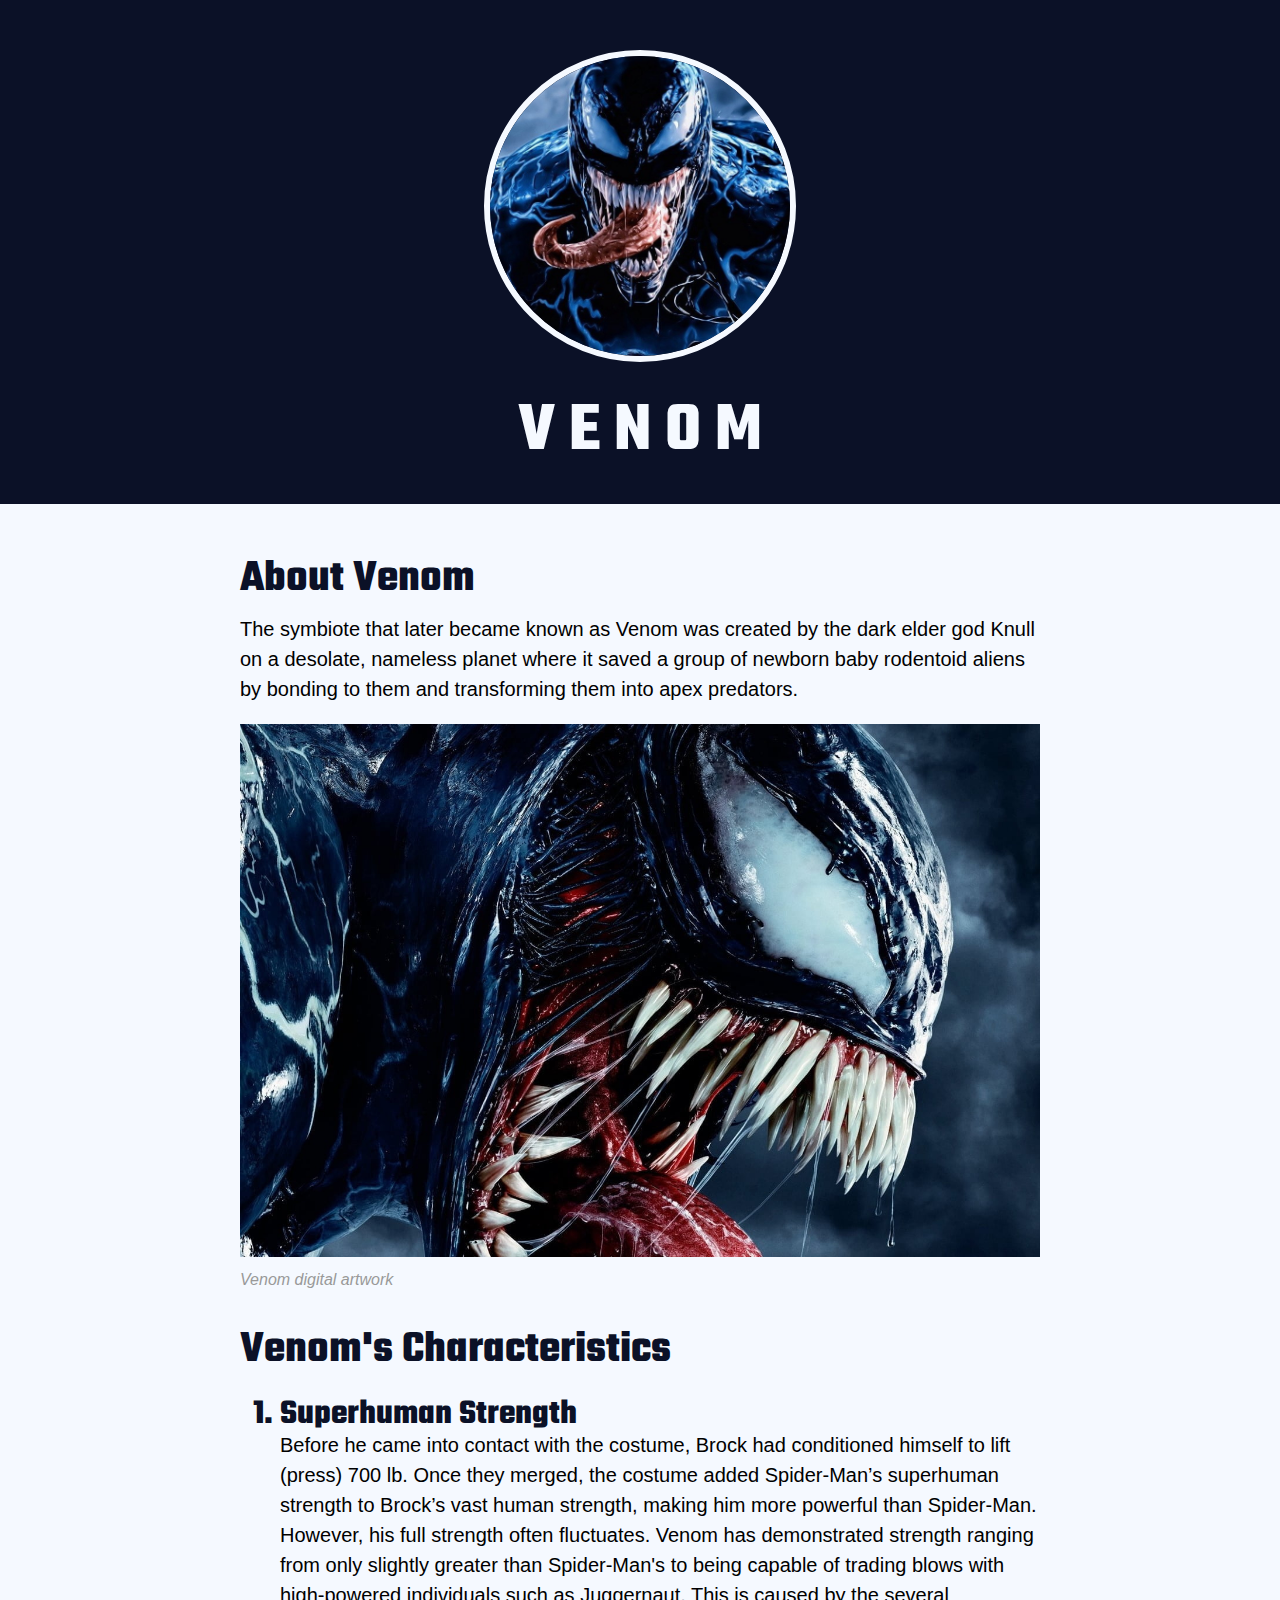
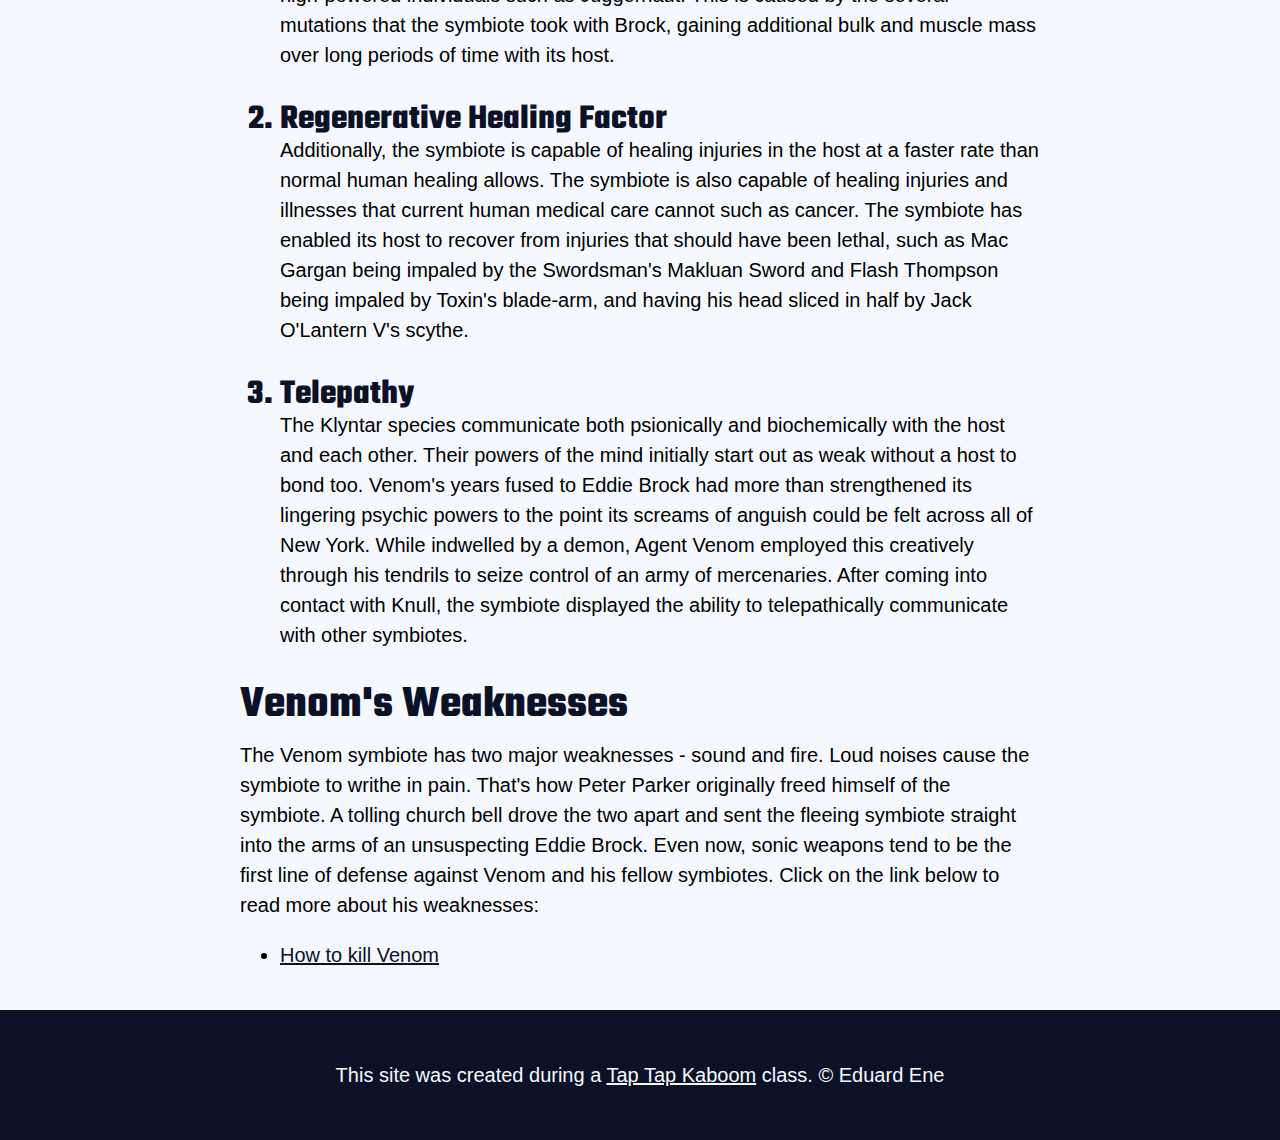
<file: index.html>
<!DOCTYPE html>
<html>
<head>
    <title>Venom</title>
    <link rel="icon" href="img/venom-icon.jpg">
    <link href="https://fonts.googleapis.com/css?family=Teko&display=swap" rel="stylesheet">
    <link rel="stylesheet" type="text/css" href="css/hero.css">
</head>
<body>
    <link href="https://fonts.googleapis.com/css?family=Teko&display=swap" rel="stylesheet">
    <!-- header element -->
 <header>
     <img src="img/venom-big.jpg">
     <h1>V E N O M</h1>

 </header>

    <!-- main element -->
    <main>
        <h2>About Venom</h2>
        <p>The symbiote that later became known as Venom was created by the dark elder god Knull on a desolate, nameless planet where it saved a group of newborn baby rodentoid aliens by bonding to them and transforming them into apex predators.</p>
        <img src="img/venom-avatar.jpg">
        <p class="caption">Venom digital artwork</p>
        
        <!-- Characteristics -->
        <h2>Venom's Characteristics</h2>
        <ol>
                <h3><li>Superhuman Strength</h3> Before he came into contact with the costume, Brock had conditioned himself to lift (press) 700 lb. Once they merged, the costume added Spider-Man’s superhuman strength to Brock’s vast human strength, making him more powerful than Spider-Man. However, his full strength often fluctuates. Venom has demonstrated strength ranging from only slightly greater than Spider-Man's to being capable of trading blows with high-powered individuals such as Juggernaut. This is caused by the several mutations that the symbiote took with Brock, gaining additional bulk and muscle mass over long periods of time with its host.</li>
            <p></p>
            <h3><li>Regenerative Healing Factor</h3> Additionally, the symbiote is capable of healing injuries in the host at a faster rate than normal human healing allows. The symbiote is also capable of healing injuries and illnesses that current human medical care cannot such as cancer. The symbiote has enabled its host to recover from injuries that should have been lethal, such as Mac Gargan being impaled by the Swordsman's Makluan Sword and Flash Thompson being impaled by Toxin's blade-arm, and having his head sliced in half by Jack O'Lantern V's scythe.</li>
            <p></p>
            <h3><li>Telepathy</h3> The Klyntar species communicate both psionically and biochemically with the host and each other. Their powers of the mind initially start out as weak without a host to bond too. Venom's years fused to Eddie Brock had more than strengthened its lingering psychic powers to the point its screams of anguish could be felt across all of New York. While indwelled by a demon, Agent Venom employed this creatively through his tendrils to seize control of an army of mercenaries. After coming into contact with Knull, the symbiote displayed the ability to telepathically communicate with other symbiotes.</li>
        </ol>
        
        <!-- Weaknesses -->
        <h2>Venom's Weaknesses</h2>
        <p>The Venom symbiote has two major weaknesses - sound and fire. Loud noises cause the symbiote to writhe in pain. That's how Peter Parker originally freed himself of the symbiote. A tolling church bell drove the two apart and sent the fleeing symbiote straight into the arms of an unsuspecting Eddie Brock. Even now, sonic weapons tend to be the first line of defense against Venom and his fellow symbiotes. Click on the link below to read more about his weaknesses:</p>
        <ul>
            <li><a href="https://www.ign.com/articles/2018/10/03/how-to-kill-spider-man-villain-venom">How to kill Venom</a></li>
        </ul>
    </main>

    <!-- Footer element -->
    <footer>
        <p>This site was created during a <a href="https://taptapkaboom.com">Tap Tap Kaboom</a> class. &copy; Eduard Ene</p>
    </footer>
</body>
</html>
</file>
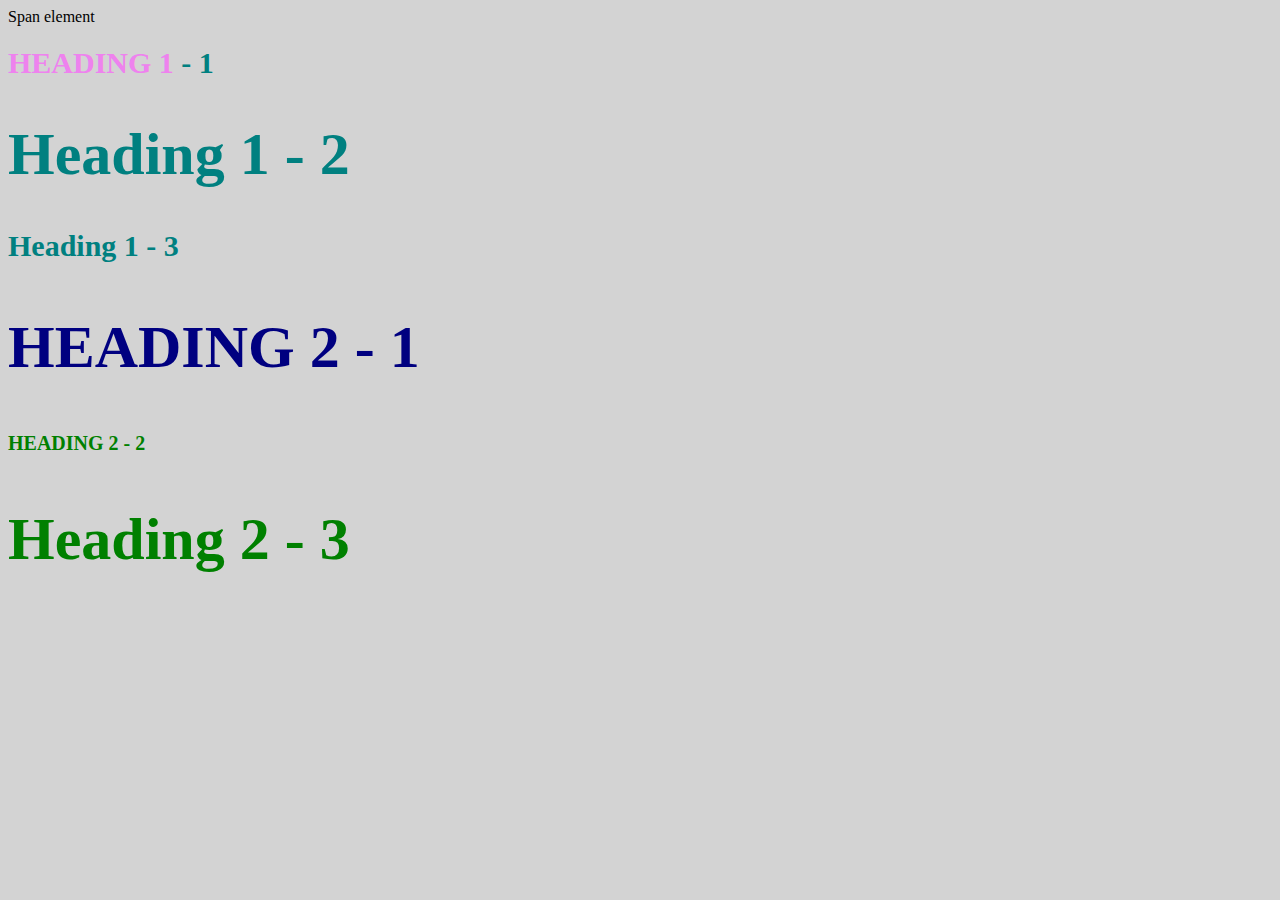
<file: style-test.html>
<!DOCTYPE html>
<html>
<head>
    <title>Style test</title>
    <link rel="stylesheet" type="text/css" href="css/test.css">
</head>
<body>
    <span>Span element</span>
    <h1 class="uppercase"><span>Heading 1</span> - 1</h1>
    <h1 class="big">Heading 1 - 2</h1>
    <h1>Heading 1 - 3</h1>
    <h2 class="big uppercase">Heading 2 - 1</h2>
    <h2 class="uppercase">Heading 2 - 2</h2>
    <h2 class="big">Heading 2 - 3</h2>
</body>
</html>
</file>
<file: css/hero.css>
body{
    margin: 0;
    font-family: Helvetica, Arial, sans-serif;
    font-size: 20px;
    line-height: 30px;
    background-color: #F5F9FF;
}

header{
    background-color: #0B1127;
    text-align: center;
    padding-top: 50px;
    padding-bottom: 10px;

}

h1, h2{
    font-family: 'Teko', sans-serif;
}

h2{
    color: #0B1127;
    font-size: 45px;
    margin: 40px 0 10px;
}

/* header styles */

header h1{
    color: #F5F9FF;
    font-size: 70px;
}

header img{
    border-radius: 170px;
    width: 300px;
    border: 6px solid #F5F9FF;
}

main{
    max-width: 800px;
    margin: 0 auto;
    padding: 20px;
}

main img{
    max-width: 100%;
}

a{
    color: #0B1127;
}
a:hover{
    color: #7B241C;
}

footer{
    background-color: #0B1127;
    text-align: center;
    color: #F5F9FF;
    padding: 50px;
}

footer p{
    margin: 0;
}

footer a{
    color: #F5F9FF;
}

footer a:hover{
    opacity: .5;
    background-color: transparent;
}

p.caption{
    color: #999999;
    font-style: italic;
    margin-top: 0;
    font-size: 16px;
}

h3{
    margin-bottom: 0;
    font-family: 'Teko', sans-serif;
    font-size: 35px;
    color: #0B1127;
}
</file>
<file: css/test.css>
body{
    background-color: lightgrey;
}
h1{
font-size: 30px;
color: teal;
}
h2{
font-size: 20px;
color: red
}
h2{
    color: green;
}

.big{
    font-size: 60px
}
.uppercase{
    text-transform: uppercase;
}
.big.uppercase{
    color: navy;
}
h1 span{
    color: violet;
}
</file>
